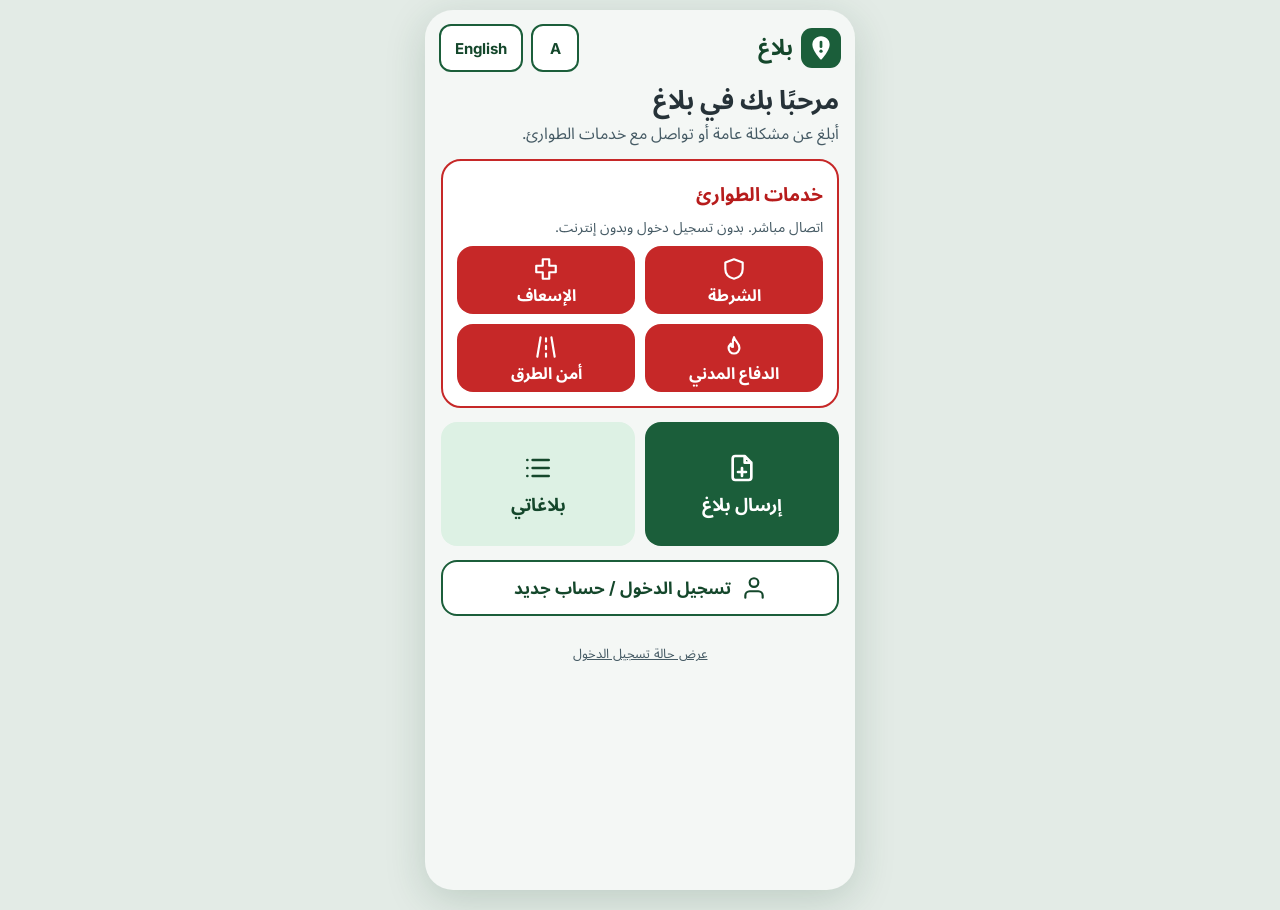
<file: index.html>
<!doctype html>
<html lang="ar" dir="rtl">
<head>
<meta charset="utf-8">
<meta name="viewport" content="width=device-width, initial-scale=1, viewport-fit=cover">
<title>بلاغ | Balagh</title>
<link rel="preconnect" href="https://fonts.googleapis.com">
<link href="https://fonts.googleapis.com/css2?family=Inter:wght@400;600;700&family=Noto+Sans+Arabic:wght@400;700&display=swap" rel="stylesheet">
<link rel="stylesheet" href="styles.css">
</head>
<body>
<div id="app" aria-live="polite"></div>
<noscript>Balagh needs JavaScript. بلاغ يحتاج إلى تفعيل JavaScript.</noscript>
<script src="i18n.js"></script>
<script src="app.js"></script>
</body>
</html>
</file>
<file: styles.css>
*{box-sizing:border-box}
html,body{margin:0;height:100%}
body{background:#F4F7F5;font-family:Inter,"Noto Sans Arabic",Tahoma,sans-serif;color:#263238}
.s{width:100%;max-width:430px;height:100vh;height:100dvh;margin:0 auto;background:#F4F7F5;display:flex;flex-direction:column;overflow:hidden;position:relative}
@media(min-width:500px){body{background:#E3EBE6}.s{height:min(100dvh,880px);margin:max(0px,calc((100dvh - 880px)/2)) auto;border-radius:28px;box-shadow:0 10px 40px rgba(20,71,43,.18)}}
.row{display:flex;align-items:center;gap:12px}.g10{gap:10px}.gap12{gap:12px}
.hdr{padding:14px 14px 4px;gap:8px}.brand{flex:1;font-weight:700;font-size:22px;color:#14472B}
.btn{min-height:56px;width:100%;border-radius:16px;border:0;font-family:inherit;font-weight:700;font-size:17px;line-height:1.2;display:flex;align-items:center;justify-content:center;gap:10px;padding:0 16px;cursor:pointer;text-decoration:none}
.btn:disabled{opacity:.5;cursor:not-allowed}
.g{background:#1B5E3A;color:#fff}.r{background:#C62828;color:#fff}.l{background:#DDF1E4;color:#14472B}.w{background:#fff;color:#14472B;border:2px solid #1B5E3A}
.lg{border:2px solid #1B5E3A;background:#fff;color:#14472B;border-radius:12px;min-height:48px;min-width:48px;padding:0 14px;font-family:inherit;font-weight:700;font-size:15px;cursor:pointer}
.lg[aria-pressed="true"]{background:#DDF1E4}
.card{background:#fff;border-radius:20px;padding:16px}
.field{width:100%;min-height:52px;border:2px solid #78909C;border-radius:12px;padding:0 14px;font-family:inherit;font-size:17px;background:#fff;color:#263238}
.err{color:#B71C1C;font-size:14px;font-weight:600}
.tile{flex-direction:column;min-height:124px;font-size:18px}
.lk{border:0;background:none;color:#14472B;font-family:inherit;font-weight:700;font-size:16px;min-height:48px;text-decoration:underline;cursor:pointer}
.lk.small{font-size:13px;font-weight:400;color:#455A64}
.sc{flex:1;overflow-y:auto}
.pad{padding:8px 16px 12px;display:flex;flex-direction:column;gap:14px}
h1{margin:0;font-size:26px;line-height:1.25}
.sub{margin:4px 0 0;font-size:16px;line-height:1.5;color:#455A64}
.emg{padding:14px;border:2px solid #C62828}.emgT{font-weight:700;font-size:19px;color:#B71C1C}.emgS{font-size:14px;line-height:1.4;color:#455A64;margin:2px 0 10px}
.g2{display:grid;grid-template-columns:repeat(2,minmax(0,1fr));gap:10px}
.em{min-height:68px;font-size:16px;flex-direction:column;gap:4px;padding:6px}
.msg{background:#fff;border-radius:12px;padding:12px 14px;font-size:14px;line-height:1.5;color:#455A64}
.ov{position:absolute;inset:0;background:rgba(0,0,0,.5);display:flex;align-items:flex-end;z-index:5}
.sheet{background:#fff;width:100%;border-radius:24px 24px 0 0;padding:22px 18px 26px;display:flex;flex-direction:column;gap:12px}
.sT{font-weight:700;font-size:21px}.sN{font-size:15px;line-height:1.5;color:#455A64}
.col{display:flex;flex-direction:column;gap:12px}
.cardcol{display:flex;flex-direction:column;gap:10px}
.lbl{font-weight:700;font-size:17px}
.center{display:flex;flex-direction:column;align-items:center;gap:8px;text-align:center}
.okc{color:#1B5E3A;font-weight:700;font-size:20px}
.hint{font-size:13px;line-height:1.5;color:#455A64;text-align:center}
.chk{align-items:flex-start;gap:10px;min-height:48px}.chk input{width:28px;height:28px;flex:none;accent-color:#1B5E3A}.chk span{font-size:14px;line-height:1.5}
.otp{letter-spacing:8px;text-align:center;font-size:24px}
.bar{background:#fff;padding:10px 12px 8px;border-bottom:1px solid #CFD8DC}
.bar h1{flex:1;font-size:20px}
.back{width:48px;height:48px;display:flex;align-items:center;justify-content:center;color:#14472B}
[dir=rtl] .back svg{transform:scaleX(-1)}
.prog{display:flex;gap:6px;padding:8px 6px 0}.prog i{flex:1;height:6px;border-radius:3px;background:#CFD8DC}.prog i.on{background:#1B5E3A}
.cats{display:grid;grid-template-columns:repeat(2,minmax(0,1fr));gap:10px}
.cat{min-height:64px;border-radius:14px;font-family:inherit;font-weight:700;font-size:16px;line-height:1.3;padding:8px 10px;cursor:pointer;background:#fff;color:#14472B;border:2px solid #78909C}
.cat[aria-pressed="true"]{background:#1B5E3A;color:#fff;border-color:#1B5E3A}
.note{font-size:14px;line-height:1.5;color:#455A64}
textarea.field{min-height:110px;padding:12px;line-height:1.5;resize:vertical}
.tiles{display:flex;flex-wrap:wrap;gap:8px}
.ph{position:relative;width:72px;height:72px;padding:0;border-radius:12px;border:2px solid #1B5E3A;background:#DDF1E4;overflow:hidden;cursor:pointer}
.ph img{width:100%;height:100%;object-fit:cover;display:block}
.ph span{position:absolute;top:3px;inset-inline-end:3px;background:#fff;color:#B71C1C;border-radius:11px;width:22px;height:22px;display:flex;align-items:center;justify-content:center;font-weight:700;font-size:15px}
.fbtn{flex:1;min-height:52px;font-size:15px}
.map{position:relative;height:150px;border-radius:14px;overflow:hidden;background:#E3EFE7;border:2px solid #78909C;cursor:crosshair}
.map svg.bg{width:100%;height:100%;display:block}
.pin{position:absolute;transform:translate(-50%,-100%);pointer-events:none;color:#1B5E3A}
.rev{font-size:16px;line-height:1.5;display:flex;flex-direction:column;gap:12px}
.thumbs{display:flex;flex-wrap:wrap;gap:6px;margin-top:6px}.thumbs img{width:56px;height:56px;object-fit:cover;border-radius:8px;background:#DDF1E4}
.gate{border:2px solid #B71C1C}
.refbox{background:#DDF1E4;color:#14472B;border-radius:12px;padding:12px 18px;font-weight:700;font-size:22px;letter-spacing:1px}
.footbar{background:#fff;border-top:1px solid #CFD8DC;padding:12px 16px 20px;display:flex;flex-direction:column;gap:10px}
.ltr{direction:ltr}
.small-btn{min-height:48px;font-size:15px}
</file>
